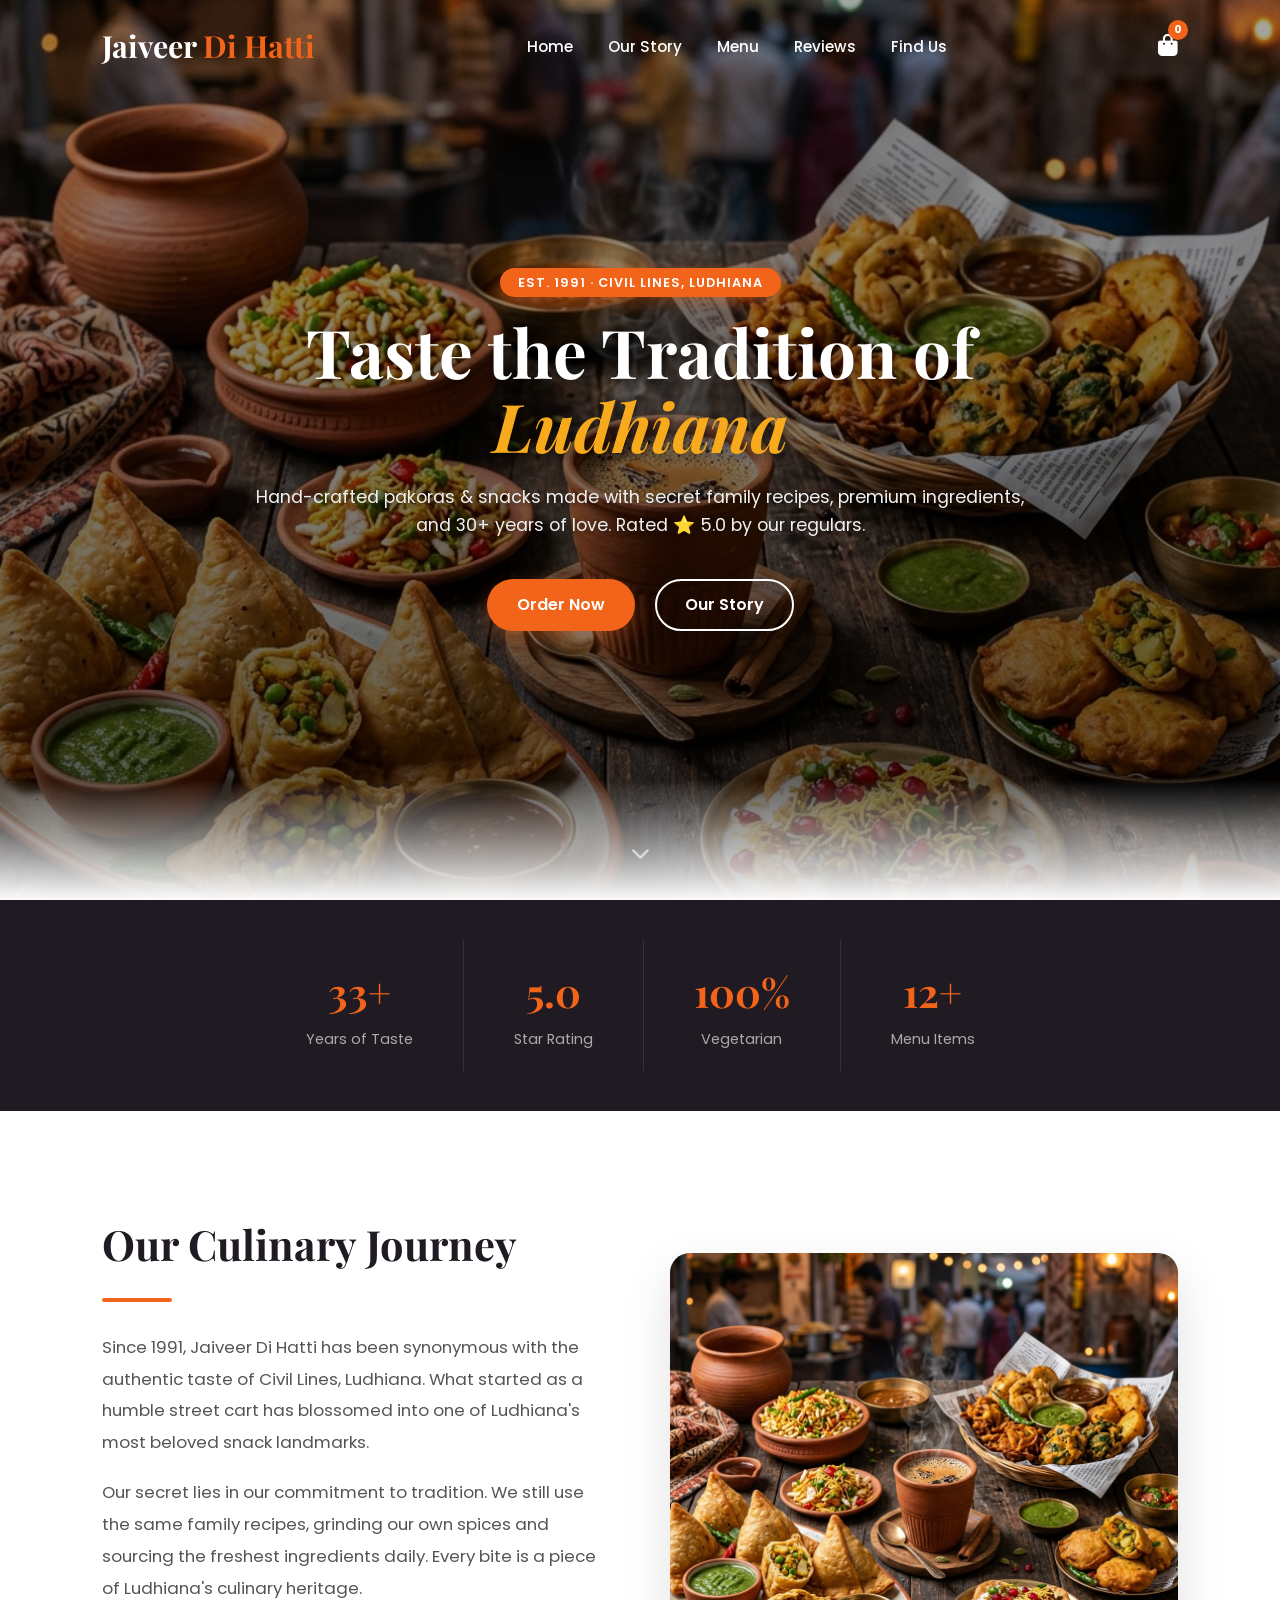
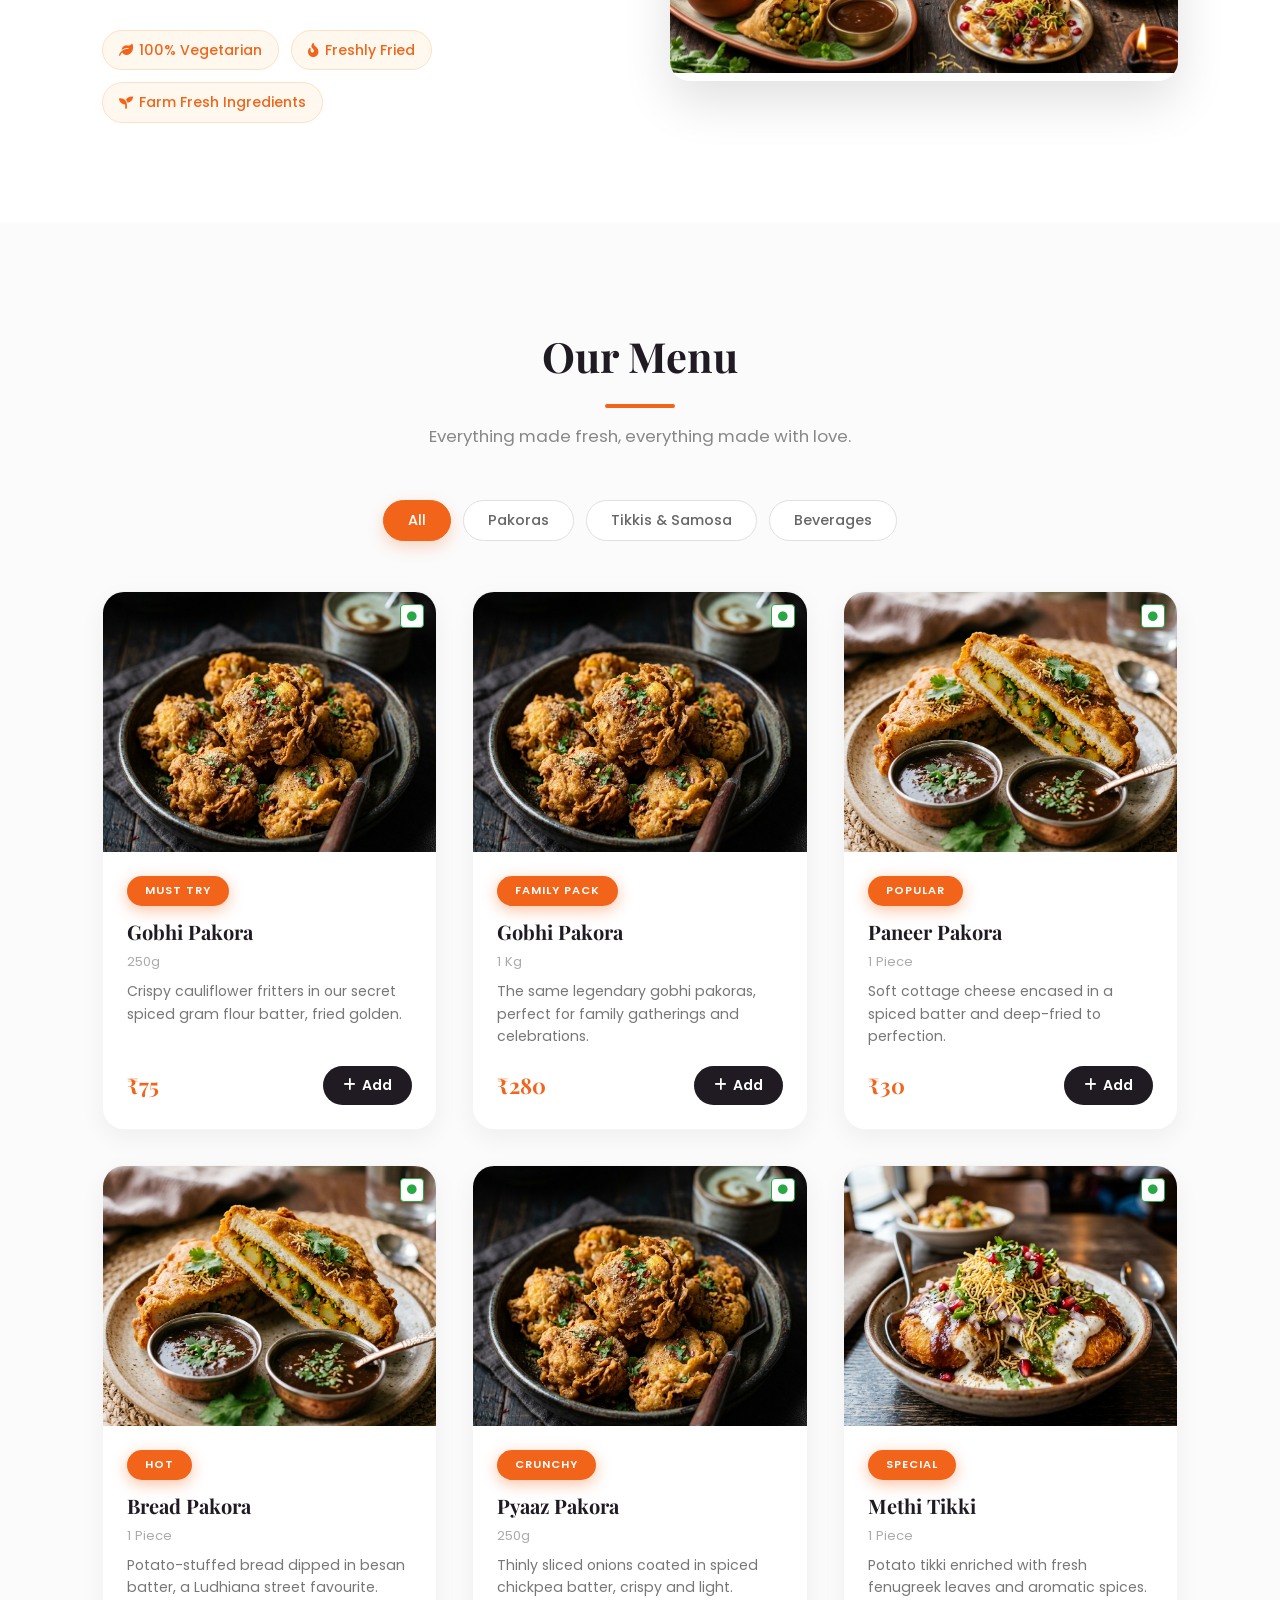
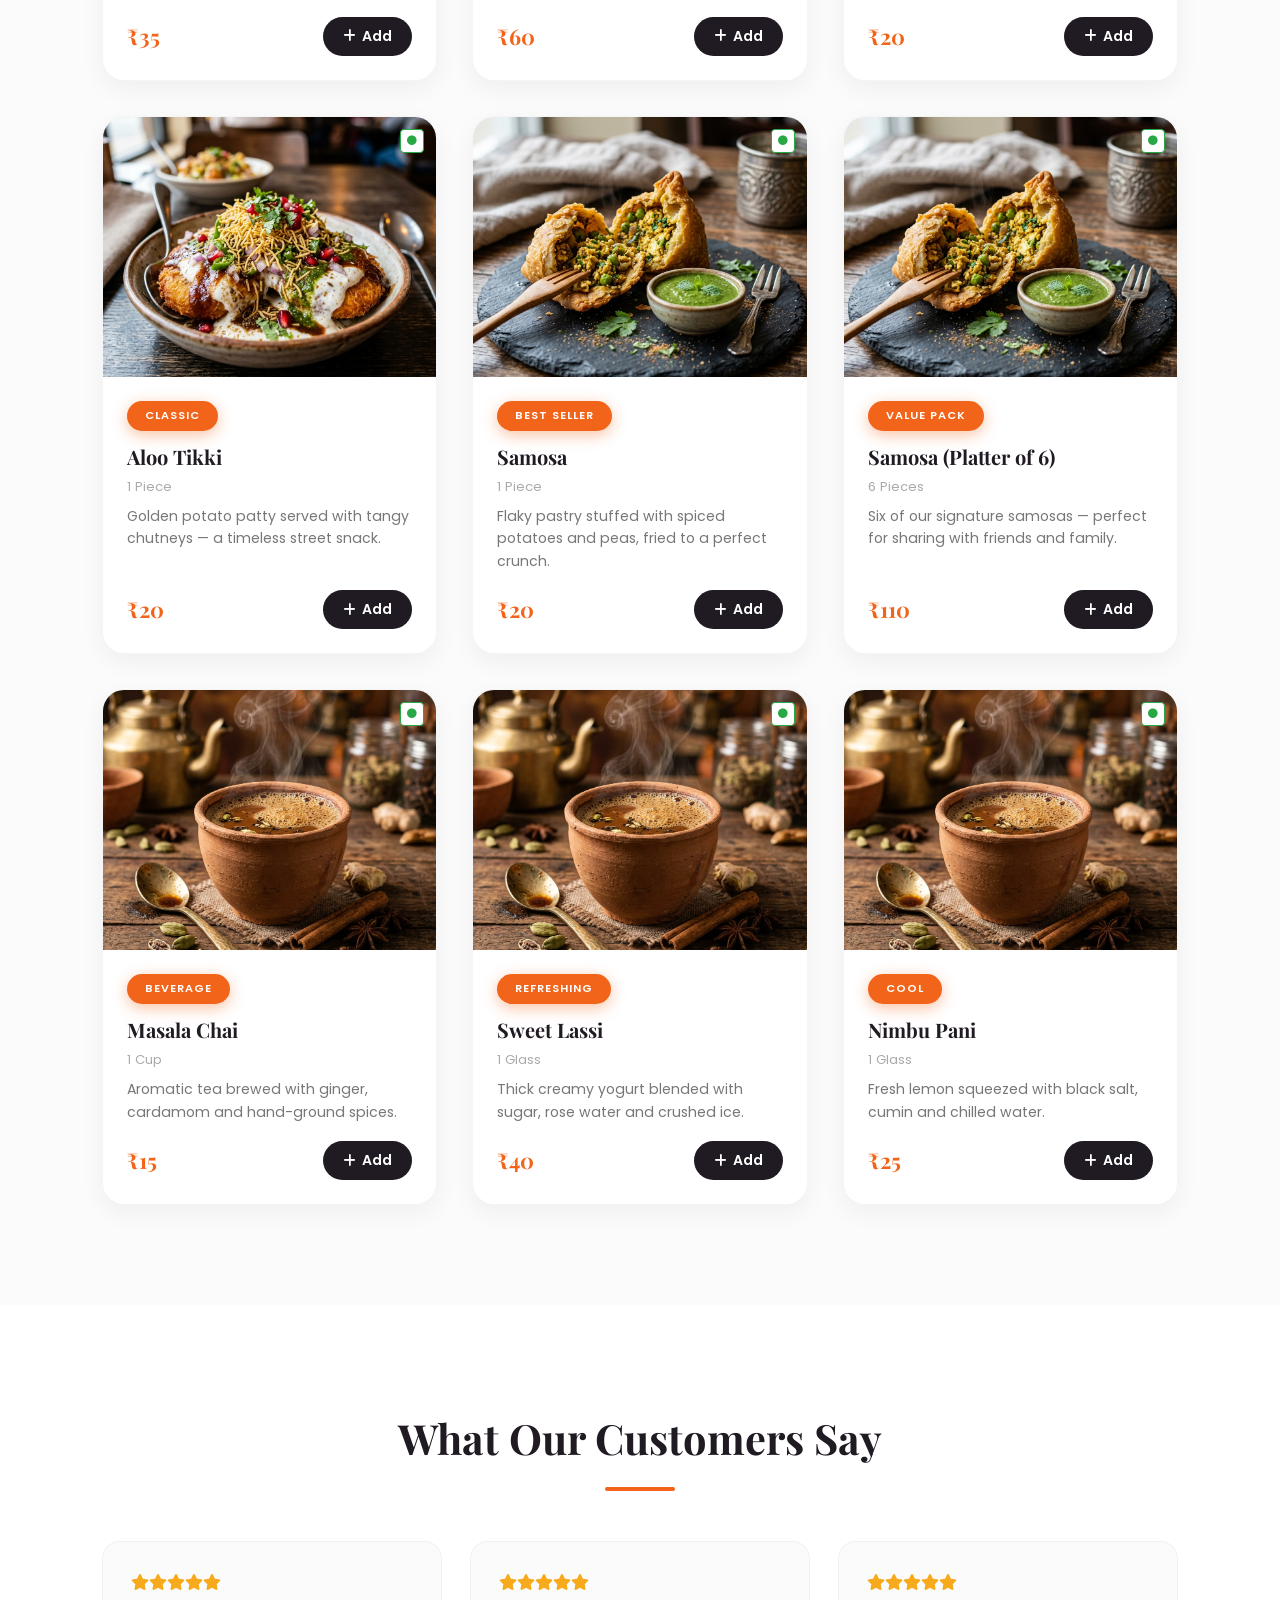
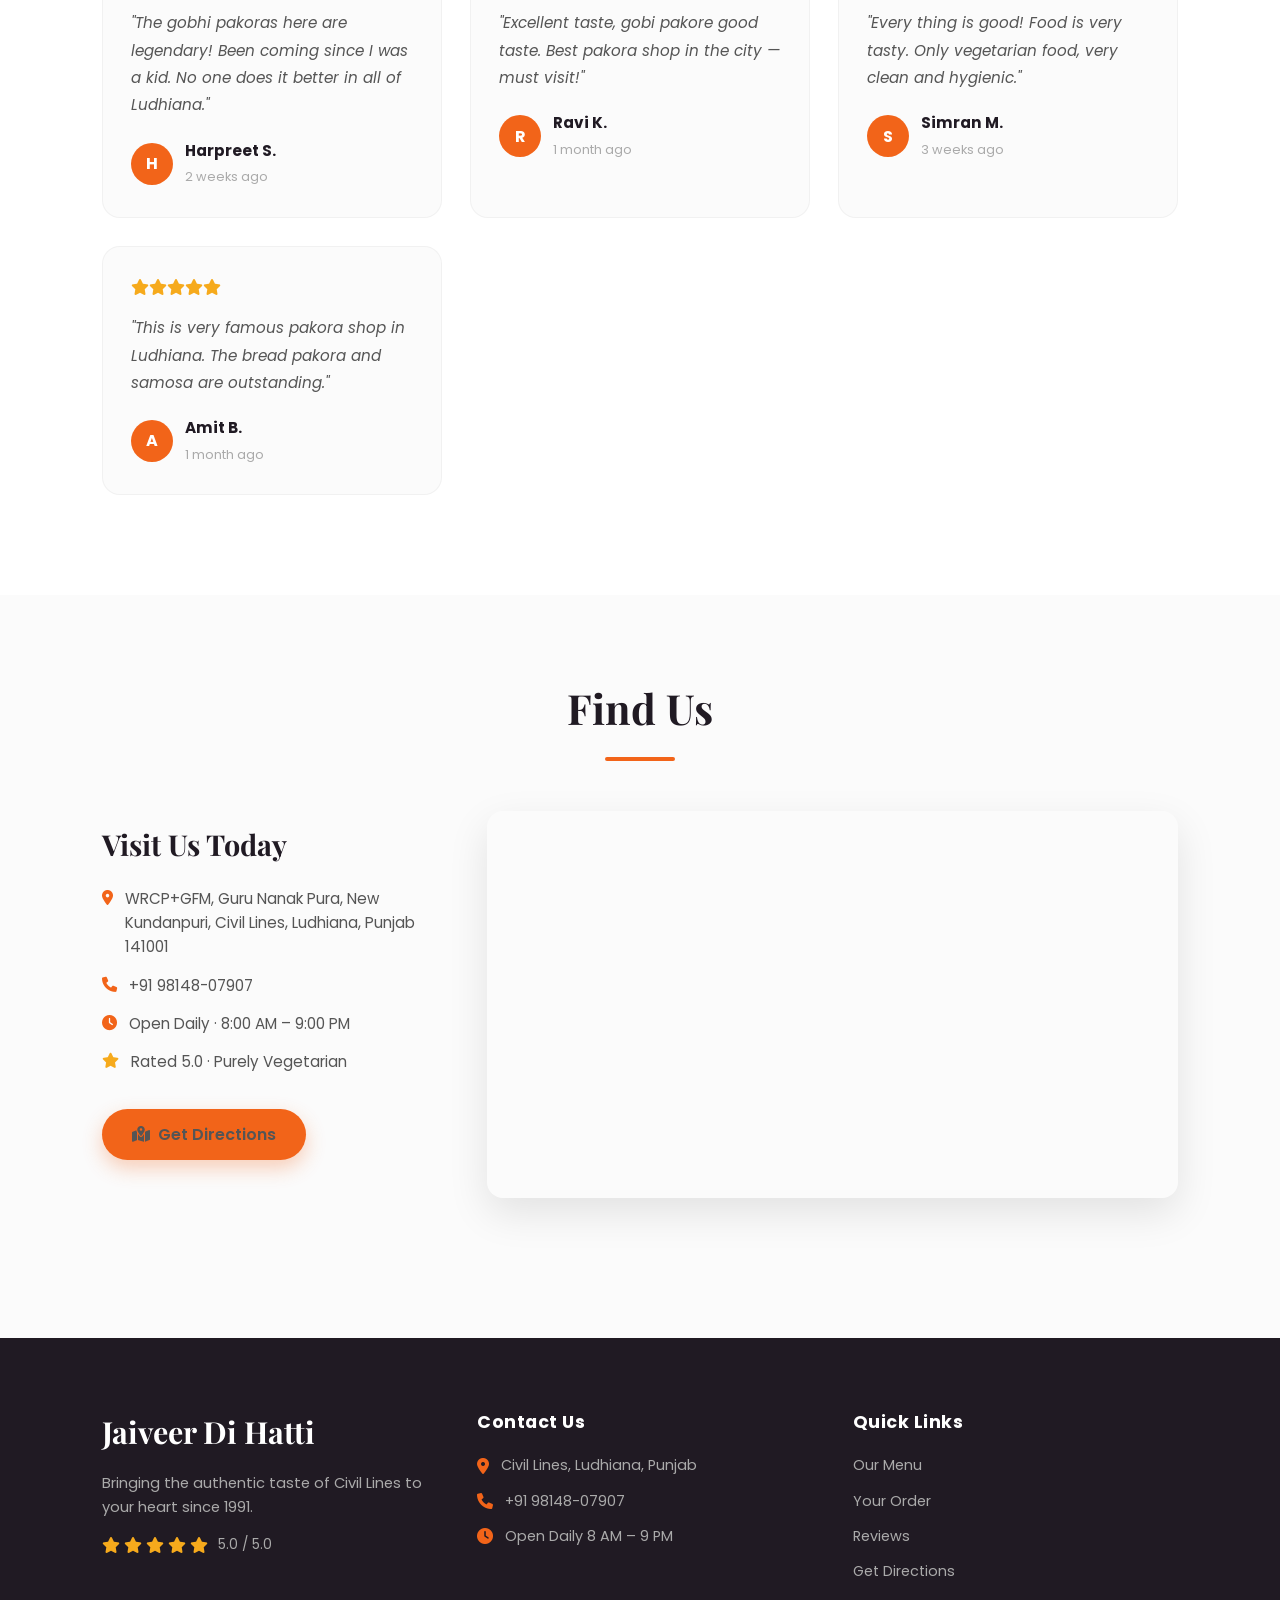
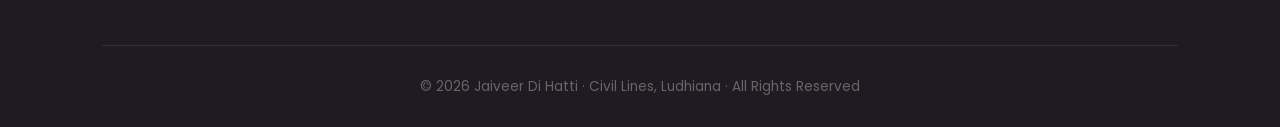
<file: index.html>
<!DOCTYPE html>
<html lang="en">
<head>
  <meta charset="UTF-8">
  <meta name="viewport" content="width=device-width, initial-scale=1.0">
  <title>Jaiveer Di Hatti | Authentic Punjabi Flavors Since 1991</title>
  <link href="https://fonts.googleapis.com/css2?family=Playfair+Display:ital,wght@0,700;1,700&family=Poppins:wght@300;400;500;600&display=swap" rel="stylesheet">
  <link rel="stylesheet" href="https://cdnjs.cloudflare.com/ajax/libs/font-awesome/6.0.0/css/all.min.css">
  <link rel="stylesheet" href="style.css">
</head>
<body>

  <div id="loader">
    <div class="spinner"></div>
  </div>

  <nav class="navbar">
    <div class="logo">Jaiveer <span>Di Hatti</span></div>
    <ul class="nav-links">
      <li><a href="#home">Home</a></li>
      <li><a href="#about">Our Story</a></li>
      <li><a href="#menu">Menu</a></li>
      <li><a href="#reviews">Reviews</a></li>
      <li><a href="#contact">Find Us</a></li>
    </ul>
    <div class="nav-icons">
      <div class="cart-icon" onclick="toggleCart()">
        <i class="fa-solid fa-bag-shopping"></i>
        <span id="cart-count">0</span>
      </div>
    </div>
  </nav>

  <!-- HERO -->
  <section class="hero" id="home">
    <div class="hero-content fade-up">
      <span class="badge">Est. 1991 · Civil Lines, Ludhiana</span>
      <h1>Taste the Tradition of <br><span>Ludhiana</span></h1>
      <p>Hand-crafted pakoras & snacks made with secret family recipes, premium ingredients, and 30+ years of love. Rated ⭐ 5.0 by our regulars.</p>
      <div class="hero-btns">
        <a href="#menu" class="btn-primary">Order Now</a>
        <a href="#about" class="btn-outline">Our Story</a>
      </div>
    </div>
    <div class="hero-scroll-hint"><i class="fa-solid fa-chevron-down"></i></div>
  </section>

  <!-- STATS BAND -->
  <section class="stats-band">
    <div class="stat-item"><span class="stat-num">33+</span><span class="stat-label">Years of Taste</span></div>
    <div class="stat-item"><span class="stat-num">5.0</span><span class="stat-label">Star Rating</span></div>
    <div class="stat-item"><span class="stat-num">100%</span><span class="stat-label">Vegetarian</span></div>
    <div class="stat-item"><span class="stat-num">12+</span><span class="stat-label">Menu Items</span></div>
  </section>

  <!-- ABOUT -->
  <section class="about-section" id="about">
    <div class="about-text fade-up">
      <h2>Our Culinary Journey</h2>
      <div class="underline" style="margin: 0 0 30px 0;"></div>
      <p>Since 1991, Jaiveer Di Hatti has been synonymous with the authentic taste of Civil Lines, Ludhiana. What started as a humble street cart has blossomed into one of Ludhiana's most beloved snack landmarks.</p>
      <p>Our secret lies in our commitment to tradition. We still use the same family recipes, grinding our own spices and sourcing the freshest ingredients daily. Every bite is a piece of Ludhiana's culinary heritage.</p>
      <div class="about-badges">
        <span><i class="fa-solid fa-leaf"></i> 100% Vegetarian</span>
        <span><i class="fa-solid fa-fire-flame-curved"></i> Freshly Fried</span>
        <span><i class="fa-solid fa-seedling"></i> Farm Fresh Ingredients</span>
      </div>
    </div>
    <div class="about-image fade-up">
      <img src="images/hero.png" alt="Jaiveer Di Hatti Story">
    </div>
  </section>

  <!-- MENU -->
  <section class="menu-section" id="menu">
    <div class="section-header">
      <h2>Our Menu</h2>
      <div class="underline"></div>
      <p class="section-sub">Everything made fresh, everything made with love.</p>
    </div>
    <div class="category-filters" id="category-filters">
      <!-- Rendered via JS -->
    </div>
    <div class="menu-grid" id="menu-container"></div>
  </section>

  <!-- REVIEWS -->
  <section class="reviews-section" id="reviews">
    <div class="section-header">
      <h2>What Our Customers Say</h2>
      <div class="underline"></div>
    </div>
    <div class="reviews-grid" id="reviews-container"></div>
  </section>

  <!-- MAP / FIND US -->
  <section class="map-section" id="contact">
    <div class="section-header" style="padding-top: 80px;">
      <h2>Find Us</h2>
      <div class="underline"></div>
    </div>
    <div class="map-wrapper">
      <div class="map-info fade-up">
        <h3>Visit Us Today</h3>
        <p><i class="fa-solid fa-location-dot"></i> WRCP+GFM, Guru Nanak Pura, New Kundanpuri, Civil Lines, Ludhiana, Punjab 141001</p>
        <p><i class="fa-solid fa-phone"></i> <a href="tel:+919814807907">+91 98148-07907</a></p>
        <p><i class="fa-solid fa-clock"></i> Open Daily · 8:00 AM – 9:00 PM</p>
        <p><i class="fa-solid fa-star" style="color: var(--secondary);"></i> Rated 5.0 · Purely Vegetarian</p>
        <a href="https://maps.google.com/?q=30.9213347,75.8361625" target="_blank" class="btn-primary" style="display: inline-flex; align-items: center; gap: 8px; margin-top: 20px; text-decoration: none;">
          <i class="fa-solid fa-map-location-dot"></i> Get Directions
        </a>
      </div>
      <div class="map-embed fade-up">
        <iframe
          src="https://www.google.com/maps/embed?pb=!1m18!1m12!1m3!1d3419.9!2d75.8361625!3d30.9213347!2m3!1f0!2f0!3f0!3m2!1i1024!2i768!4f13.1!3m3!1m2!1s0x3919838ed2b21363%3A0x7d0fdf894b4b9343!2sJaiveer%20Di%20Hatti!5e0!3m2!1sen!2sin!4v1"
          width="100%" height="380" style="border:0; border-radius: 16px;" allowfullscreen="" loading="lazy"
          referrerpolicy="no-referrer-when-downgrade"></iframe>
      </div>
    </div>
  </section>

  <footer>
    <div class="footer-grid">
      <div class="footer-about">
        <h3>Jaiveer Di Hatti</h3>
        <p>Bringing the authentic taste of Civil Lines to your heart since 1991.</p>
        <div class="footer-rating">
          <i class="fa-solid fa-star"></i><i class="fa-solid fa-star"></i><i class="fa-solid fa-star"></i><i class="fa-solid fa-star"></i><i class="fa-solid fa-star"></i>
          <span>5.0 / 5.0</span>
        </div>
      </div>
      <div class="footer-contact">
        <h4>Contact Us</h4>
        <p><i class="fa-solid fa-location-dot"></i> Civil Lines, Ludhiana, Punjab</p>
        <p><i class="fa-solid fa-phone"></i> +91 98148-07907</p>
        <p><i class="fa-solid fa-clock"></i> Open Daily 8 AM – 9 PM</p>
      </div>
      <div class="footer-contact">
        <h4>Quick Links</h4>
        <p><a href="#menu" style="color: #aaa; text-decoration: none;">Our Menu</a></p>
        <p><a href="cart.html" style="color: #aaa; text-decoration: none;">Your Order</a></p>
        <p><a href="#reviews" style="color: #aaa; text-decoration: none;">Reviews</a></p>
        <p><a href="https://maps.google.com/?q=30.9213347,75.8361625" target="_blank" style="color: #aaa; text-decoration: none;">Get Directions</a></p>
      </div>
    </div>
    <div class="footer-bottom">
      &copy; 2026 Jaiveer Di Hatti · Civil Lines, Ludhiana · All Rights Reserved
    </div>
  </footer>

  <script src="menuData.js"></script>
  <script src="script.js"></script>
</body>
</html>
</file>
<file: style.css>
:root {
  --primary: #f26419;
  --secondary: #f6aa1c;
  --dark: #201a23;
  --light: #fbfbfb;
  --white: #ffffff;
  --text-gray: #555555;
  --transition: all 0.4s cubic-bezier(0.25, 0.8, 0.25, 1);
}

* { margin: 0; padding: 0; box-sizing: border-box; }

body {
  font-family: 'Poppins', sans-serif;
  background-color: var(--light);
  overflow-x: hidden;
  color: var(--dark);
  line-height: 1.6;
}

h1, h2, h3, .logo { font-family: 'Playfair Display', serif; }

/* ===== NAVBAR ===== */
.navbar {
  position: fixed; top: 0; width: 100%;
  display: flex; justify-content: space-between; align-items: center;
  padding: 22px 8%; z-index: 1000;
  transition: var(--transition); background: transparent;
}
.navbar.scrolled {
  background: rgba(255,255,255,0.92);
  backdrop-filter: blur(14px);
  padding: 14px 8%;
  box-shadow: 0 4px 30px rgba(0,0,0,0.06);
}
.navbar.scrolled .logo, .navbar.scrolled .nav-links a { color: var(--dark); }
.navbar.scrolled .cart-icon { color: var(--dark); }
.logo { font-size: 1.9rem; color: var(--white); font-weight: 700; }
.logo span { color: var(--primary); }
.nav-links { display: flex; list-style: none; gap: 35px; }
.nav-links a {
  text-decoration: none; color: var(--white); font-weight: 500;
  font-size: 0.95rem; transition: var(--transition); position: relative;
}
.nav-links a::after {
  content:''; position:absolute; width:0; height:2px;
  bottom:-4px; left:0; background:var(--primary); transition:var(--transition);
}
.nav-links a:hover::after { width: 100%; }
.nav-links a:hover { color: var(--primary); }
.cart-icon {
  position: relative; color: var(--white); font-size: 1.4rem;
  cursor: pointer; transition: var(--transition);
}
.cart-icon:hover { transform: scale(1.1); color: var(--primary); }
#cart-count {
  position: absolute; top: -8px; right: -10px;
  background: var(--primary); color: var(--white);
  font-size: 0.7rem; font-weight: 700;
  width: 20px; height: 20px;
  display: flex; justify-content: center; align-items: center;
  border-radius: 50%;
}

/* ===== HERO ===== */
.hero {
  height: 100vh;
  background: linear-gradient(rgba(0,0,0,0.35), rgba(0,0,0,0.65)), url('images/hero.png') center/cover fixed;
  display: flex; align-items: center; justify-content: center;
  text-align: center; position: relative;
}
.hero::after {
  content:''; position:absolute; bottom:0; width:100%; height:120px;
  background: linear-gradient(to top, var(--light), transparent);
}
.hero-content { max-width: 820px; padding: 0 20px; z-index: 1; }
.hero-content h1 { font-size: 4.2rem; color: var(--white); margin: 20px 0; line-height: 1.1; text-shadow: 2px 4px 10px rgba(0,0,0,0.35); }
.hero-content h1 span { color: var(--secondary); display: block; font-style: italic; }
.hero-content p { color: #f0f0f0; font-size: 1.1rem; margin-bottom: 40px; text-shadow: 1px 2px 5px rgba(0,0,0,0.4); }
.badge {
  background: var(--primary); color: white; padding: 6px 18px;
  border-radius: 30px; font-size: 0.8rem; font-weight: 600;
  text-transform: uppercase; letter-spacing: 1px;
  box-shadow: 0 4px 15px rgba(242,100,25,0.4);
}
.hero-btns { display: flex; gap: 20px; justify-content: center; }
.hero-scroll-hint {
  position: absolute; bottom: 30px; left: 50%; transform: translateX(-50%);
  color: rgba(255,255,255,0.6); font-size: 1.2rem; z-index: 1;
  animation: bounce 2s infinite;
}
@keyframes bounce { 0%,100%{transform:translateX(-50%) translateY(0)} 50%{transform:translateX(-50%) translateY(8px)} }

/* ===== BUTTONS ===== */
.btn-primary {
  background: var(--primary); color: var(--white); padding: 13px 30px;
  border-radius: 30px; text-decoration: none; font-weight: 600;
  transition: var(--transition); box-shadow: 0 8px 20px rgba(242,100,25,0.3);
  display: inline-block;
}
.btn-primary:hover { background: #d65512; transform: translateY(-3px); box-shadow: 0 12px 25px rgba(242,100,25,0.4); }
.btn-outline {
  background: transparent; color: var(--white); padding: 11px 28px;
  border: 2px solid var(--white); border-radius: 30px; text-decoration: none;
  font-weight: 600; transition: var(--transition);
}
.btn-outline:hover { background: var(--white); color: var(--dark); transform: translateY(-3px); }

/* ===== STATS BAND ===== */
.stats-band {
  display: flex; justify-content: center; gap: 0; flex-wrap: wrap;
  background: var(--dark); padding: 40px 8%;
}
.stat-item {
  display: flex; flex-direction: column; align-items: center;
  padding: 20px 50px; border-right: 1px solid rgba(255,255,255,0.1);
}
.stat-item:last-child { border-right: none; }
.stat-num { font-family: 'Playfair Display', serif; font-size: 2.5rem; color: var(--primary); font-weight: 700; }
.stat-label { color: #aaa; font-size: 0.9rem; margin-top: 4px; }

/* ===== ABOUT ===== */
.about-section {
  padding: 100px 8%; background: var(--white);
  display: flex; align-items: center; gap: 60px; flex-wrap: wrap;
}
.about-text { flex: 1; min-width: 300px; }
.about-text h2 { font-size: 2.6rem; margin-bottom: 20px; color: var(--dark); }
.about-text p { margin-bottom: 18px; font-size: 1.05rem; color: #555; line-height: 1.9; }
.about-badges { display: flex; gap: 12px; flex-wrap: wrap; margin-top: 25px; }
.about-badges span {
  background: #fff8ef; color: var(--primary); border: 1px solid #ffe0c4;
  padding: 8px 16px; border-radius: 30px; font-size: 0.88rem; font-weight: 500;
  display: flex; align-items: center; gap: 6px;
}
.about-image { flex: 1; min-width: 300px; border-radius: 20px; overflow: hidden; box-shadow: 0 20px 50px rgba(0,0,0,0.12); }
.about-image img { width: 100%; height: 420px; object-fit: cover; }

/* ===== MENU ===== */
.menu-section { padding: 100px 8%; background: var(--light); }
.section-header { text-align: center; margin-bottom: 50px; }
.section-header h2 { font-size: 2.6rem; color: var(--dark); margin-bottom: 15px; }
.section-sub { color: #888; font-size: 1.05rem; margin-top: 15px; }
.underline { width: 70px; height: 4px; background: var(--primary); margin: 0 auto; border-radius: 2px; }

/* Category Filters */
.category-filters { display: flex; justify-content: center; gap: 12px; margin-bottom: 50px; flex-wrap: wrap; }
.filter-btn {
  background: var(--white); color: #666; border: 1.5px solid #e0e0e0;
  padding: 9px 24px; border-radius: 30px; font-family: 'Poppins', sans-serif;
  font-size: 0.9rem; font-weight: 500; cursor: pointer; transition: var(--transition);
}
.filter-btn.active, .filter-btn:hover {
  background: var(--primary); color: white; border-color: var(--primary);
  box-shadow: 0 6px 15px rgba(242,100,25,0.25);
}

/* Menu Grid */
.menu-grid { display: grid; grid-template-columns: repeat(auto-fill, minmax(300px, 1fr)); gap: 35px; }
.card {
  background: var(--white); border-radius: 22px; overflow: hidden;
  transition: var(--transition); border: 1px solid rgba(0,0,0,0.04);
  box-shadow: 0 8px 25px rgba(0,0,0,0.05); display: flex; flex-direction: column;
}
.card:hover { transform: translateY(-10px); box-shadow: 0 22px 45px rgba(0,0,0,0.1); }
.card-img-container { height: 260px; overflow: hidden; position: relative; }
.card-img-container img { width: 100%; height: 100%; object-fit: cover; transition: transform 0.5s ease; }
.card:hover img { transform: scale(1.06); }
.veg-badge {
  position: absolute; top: 12px; right: 12px; background: white;
  border: 1.5px solid #28a745; width: 24px; height: 24px;
  border-radius: 4px; display: flex; align-items: center; justify-content: center;
}
.card-info { padding: 24px; display: flex; flex-direction: column; flex-grow: 1; }
.card-info .badge { align-self: flex-start; margin-bottom: 10px; font-size: 0.7rem; }
.card-info h3 { font-size: 1.25rem; margin-bottom: 3px; color: var(--dark); }
.item-weight { color: #aaa; font-size: 0.82rem; margin-bottom: 8px; }
.item-desc { color: #777; font-size: 0.88rem; line-height: 1.6; flex-grow: 1; margin-bottom: 18px; }
.card-footer { display: flex; align-items: center; justify-content: space-between; }
.price { color: var(--primary); font-weight: 700; font-size: 1.35rem; font-family: 'Playfair Display', serif; }
.btn-add {
  background: var(--dark); color: white; border: none;
  padding: 9px 20px; border-radius: 30px; cursor: pointer;
  font-family: 'Poppins', sans-serif; font-weight: 600; font-size: 0.88rem;
  transition: var(--transition); display: flex; align-items: center; gap: 6px;
}
.btn-add:hover { background: var(--primary); box-shadow: 0 6px 15px rgba(242,100,25,0.3); }

/* ===== REVIEWS ===== */
.reviews-section { padding: 100px 8%; background: var(--white); }
.reviews-grid { display: grid; grid-template-columns: repeat(auto-fill, minmax(280px, 1fr)); gap: 28px; margin-top: 50px; }
.review-card {
  background: var(--light); border-radius: 18px; padding: 28px;
  border: 1px solid rgba(0,0,0,0.04); transition: var(--transition);
}
.review-card:hover { transform: translateY(-5px); box-shadow: 0 15px 35px rgba(0,0,0,0.08); }
.review-stars { color: var(--secondary); margin-bottom: 14px; font-size: 1rem; }
.review-text { color: #555; font-size: 0.95rem; line-height: 1.8; margin-bottom: 20px; font-style: italic; }
.review-author { display: flex; align-items: center; gap: 12px; }
.review-avatar {
  width: 42px; height: 42px; border-radius: 50%;
  background: var(--primary); color: white;
  display: flex; align-items: center; justify-content: center;
  font-weight: 700; font-size: 1rem; flex-shrink: 0;
}
.review-author strong { display: block; color: var(--dark); font-size: 0.95rem; }
.review-author span { color: #aaa; font-size: 0.8rem; }

/* ===== MAP SECTION ===== */
.map-section { background: var(--light); padding-bottom: 80px; }
.map-wrapper {
  display: flex; gap: 40px; align-items: flex-start;
  padding: 0 8% 60px; flex-wrap: wrap;
}
.map-info { flex: 1; min-width: 280px; padding: 10px 0; }
.map-info h3 { font-size: 1.8rem; margin-bottom: 20px; color: var(--dark); }
.map-info p {
  display: flex; align-items: flex-start; gap: 12px;
  color: #555; font-size: 0.95rem; margin-bottom: 14px; line-height: 1.6;
}
.map-info p i { color: var(--primary); margin-top: 3px; flex-shrink: 0; }
.map-info a { color: #555; text-decoration: none; }
.map-embed { flex: 2; min-width: 300px; border-radius: 16px; overflow: hidden; box-shadow: 0 15px 40px rgba(0,0,0,0.1); }

/* ===== FOOTER ===== */
footer { background: var(--dark); color: var(--white); padding: 70px 8% 30px; }
.footer-grid { display: grid; grid-template-columns: repeat(auto-fit, minmax(220px, 1fr)); gap: 50px; margin-bottom: 50px; }
.footer-about h3 { font-size: 1.9rem; margin-bottom: 15px; }
.footer-about p { color: #aaa; font-size: 0.92rem; margin-bottom: 15px; }
.footer-rating { color: var(--secondary); display: flex; align-items: center; gap: 4px; }
.footer-rating span { color: #aaa; font-size: 0.85rem; margin-left: 6px; }
.footer-contact h4 { font-size: 1.1rem; margin-bottom: 18px; letter-spacing: 0.5px; font-family: 'Poppins', sans-serif; }
.footer-contact p { color: #aaa; margin-bottom: 12px; display: flex; align-items: center; gap: 12px; font-size: 0.9rem; }
.footer-contact i { color: var(--primary); font-size: 1rem; }
.footer-bottom { text-align: center; padding-top: 30px; border-top: 1px solid rgba(255,255,255,0.08); color: #666; font-size: 0.85rem; }

/* ===== CART PAGE ===== */
.cart-container {
  max-width: 1050px; margin: 40px auto; padding: 0 20px;
  display: grid; grid-template-columns: 2fr 1fr; gap: 28px;
}
.cart-items-wrapper {
  background: var(--white); border-radius: 20px; padding: 30px;
  box-shadow: 0 10px 30px rgba(0,0,0,0.05);
}
.cart-item {
  display: flex; align-items: center; gap: 18px;
  padding: 18px 0; border-bottom: 1px solid #f0f0f0;
}
.cart-item img { width: 80px; height: 80px; object-fit: cover; border-radius: 12px; flex-shrink: 0; }
.cart-item-info { flex-grow: 1; }
.cart-item-info h4 { font-size: 1rem; color: var(--dark); margin-bottom: 3px; }
.cart-item-weight { color: #aaa; font-size: 0.8rem; margin-bottom: 5px; }
.qty-control {
  display: flex; align-items: center; gap: 12px;
  background: #f7f7f7; padding: 8px 14px; border-radius: 30px;
}
.qty-control button {
  background: none; border: none; cursor: pointer; color: #888;
  font-size: 0.85rem; padding: 2px; transition: var(--transition);
}
.qty-control button:hover { color: var(--primary); }
.qty-control span { font-weight: 600; color: var(--dark); min-width: 20px; text-align: center; }
.remove-btn { background: none; border: none; cursor: pointer; color: #ff4d4d; font-size: 1.1rem; padding: 8px; transition: var(--transition); }
.remove-btn:hover { color: #cc0000; transform: scale(1.1); }

.order-summary {
  background: var(--white); border-radius: 20px; padding: 28px;
  box-shadow: 0 10px 30px rgba(0,0,0,0.05); height: fit-content;
  position: sticky; top: 110px;
}
.order-summary h3 { margin-bottom: 22px; color: var(--dark); font-size: 1.3rem; }
.summary-row { display: flex; justify-content: space-between; margin-bottom: 14px; color: #666; font-size: 0.95rem; }
.total-row { font-weight: 700; font-size: 1.15rem; color: var(--dark); margin-bottom: 22px; }
.summary-divider { border: 0; border-top: 1px solid #eee; margin: 18px 0; }
.checkout-btn {
  width: 100%; background: var(--primary); color: white; border: none;
  padding: 15px; border-radius: 30px; font-size: 1rem; font-weight: 600;
  cursor: pointer; transition: var(--transition);
  box-shadow: 0 8px 20px rgba(242,100,25,0.3);
  display: flex; align-items: center; justify-content: center; gap: 8px;
}
.checkout-btn:hover { background: #d65512; transform: translateY(-2px); }
.secure-badges {
  display: flex; justify-content: center; gap: 16px; margin-top: 18px;
  font-size: 0.78rem; color: #aaa;
}
.secure-badges span { display: flex; align-items: center; gap: 4px; }

/* ===== PAYMENT MODAL ===== */
.modal-overlay {
  display: none; position: fixed; inset: 0;
  background: rgba(0,0,0,0.55); backdrop-filter: blur(6px);
  z-index: 2000; align-items: center; justify-content: center;
}
.modal-box {
  background: white; width: 92%; max-width: 460px; border-radius: 24px;
  padding: 28px; box-shadow: 0 20px 60px rgba(0,0,0,0.2);
  transform: scale(0.9); opacity: 0; transition: 0.3s;
  max-height: 90vh; overflow-y: auto;
}
.modal-header {
  display: flex; justify-content: space-between; align-items: flex-start; margin-bottom: 24px;
}
.modal-header h3 { font-size: 1.4rem; color: var(--dark); margin-bottom: 4px; }
.modal-close {
  background: #f5f5f5; border: none; cursor: pointer;
  width: 36px; height: 36px; border-radius: 50%;
  display: flex; align-items: center; justify-content: center;
  font-size: 1rem; color: #666; transition: var(--transition); flex-shrink: 0;
}
.modal-close:hover { background: #eee; color: #333; }
.modal-back { background: none; border: none; cursor: pointer; color: #666; font-size: 0.9rem; font-family: 'Poppins',sans-serif; display: flex; align-items: center; gap: 6px; padding: 0; }

.method-heading { font-size: 0.82rem; text-transform: uppercase; letter-spacing: 1px; color: #aaa; font-weight: 600; margin-bottom: 14px; display: flex; align-items: center; gap: 6px; }

/* UPI App Buttons */
.upi-apps-grid { display: grid; grid-template-columns: repeat(4, 1fr); gap: 10px; margin-bottom: 20px; }
.upi-app-btn {
  display: flex; flex-direction: column; align-items: center; gap: 7px;
  padding: 14px 8px; border: 1.5px solid #eee; border-radius: 14px;
  background: white; cursor: pointer; transition: var(--transition);
  font-family: 'Poppins',sans-serif;
}
.upi-app-btn:hover { border-color: var(--primary); background: #fff8ef; transform: translateY(-2px); }
.upi-app-btn img { width: 38px; height: 38px; object-fit: contain; }
.upi-app-btn span { font-size: 0.73rem; color: #555; font-weight: 500; }

.method-divider {
  text-align: center; position: relative; margin: 18px 0;
  color: #ccc; font-size: 0.85rem;
}
.method-divider::before, .method-divider::after {
  content: ''; position: absolute; top: 50%; width: 44%; height: 1px; background: #eee;
}
.method-divider::before { left: 0; }
.method-divider::after { right: 0; }
.method-divider span { background: white; padding: 0 12px; }

.pay-method-btn {
  width: 100%; padding: 15px 18px; border: 1.5px solid #eee; border-radius: 14px;
  background: white; cursor: pointer; font-family: 'Poppins',sans-serif;
  display: flex; align-items: center; gap: 14px; transition: var(--transition);
  margin-bottom: 10px;
}
.pay-method-btn:hover { border-color: var(--primary); background: #fff8ef; }

/* QR Section */
.qr-wrapper {
  background: #f9f9f9; border-radius: 16px; padding: 20px;
  display: inline-block; border: 1px solid #eee;
}
.qr-wrapper img { width: 200px; height: 200px; display: block; border-radius: 8px; }
.confirm-paid-btn {
  margin-top: 22px; width: 100%; background: var(--dark); color: white;
  border: none; padding: 13px; border-radius: 30px; font-weight: 600;
  font-family: 'Poppins',sans-serif; cursor: pointer; transition: var(--transition);
  display: flex; align-items: center; justify-content: center; gap: 8px;
}
.confirm-paid-btn:hover { background: var(--primary); }

/* ===== SUCCESS ===== */
.success-check {
  background: white; border-radius: 50%; width: 100px; height: 100px;
  display: flex; align-items: center; justify-content: center;
  box-shadow: 0 10px 30px rgba(40,167,69,0.2); margin-bottom: 28px;
}
.token-card {
  background: white; border: 2px dashed var(--primary); padding: 24px 50px;
  border-radius: 20px; margin-bottom: 20px; text-align: center;
}
.token-card p { font-size: 0.95rem; color: #666; }
.success-order-list {
  display: flex; flex-wrap: wrap; gap: 8px; justify-content: center;
  margin: 10px 0 20px;
}
.success-order-list span {
  background: white; border: 1px solid #eee; padding: 6px 14px;
  border-radius: 20px; font-size: 0.85rem; color: #555;
}

/* ===== ANIMATIONS ===== */
.fade-up { opacity: 0; transform: translateY(30px); transition: 0.7s ease-out; }
.fade-up.active { opacity: 1; transform: translateY(0); }

/* ===== LOADER ===== */
#loader { position: fixed; inset: 0; background: var(--white); display: flex; justify-content: center; align-items: center; z-index: 9999; }
.spinner { width: 46px; height: 46px; border: 4px solid #eee; border-top-color: var(--primary); border-radius: 50%; animation: spin 0.9s linear infinite; }
@keyframes spin { to { transform: rotate(360deg); } }

/* ===== RESPONSIVE ===== */
@media (max-width: 900px) {
  .cart-container { grid-template-columns: 1fr; }
  .order-summary { position: static; }
  .map-wrapper { flex-direction: column; }
  .about-section { flex-direction: column; }
  .hero-content h1 { font-size: 2.8rem; }
  .stat-item { padding: 18px 28px; }
  .nav-links { display: none; }
}
@media (max-width: 500px) {
  .upi-apps-grid { grid-template-columns: repeat(2, 1fr); }
  .stats-band { flex-direction: column; align-items: center; }
}
</file>
